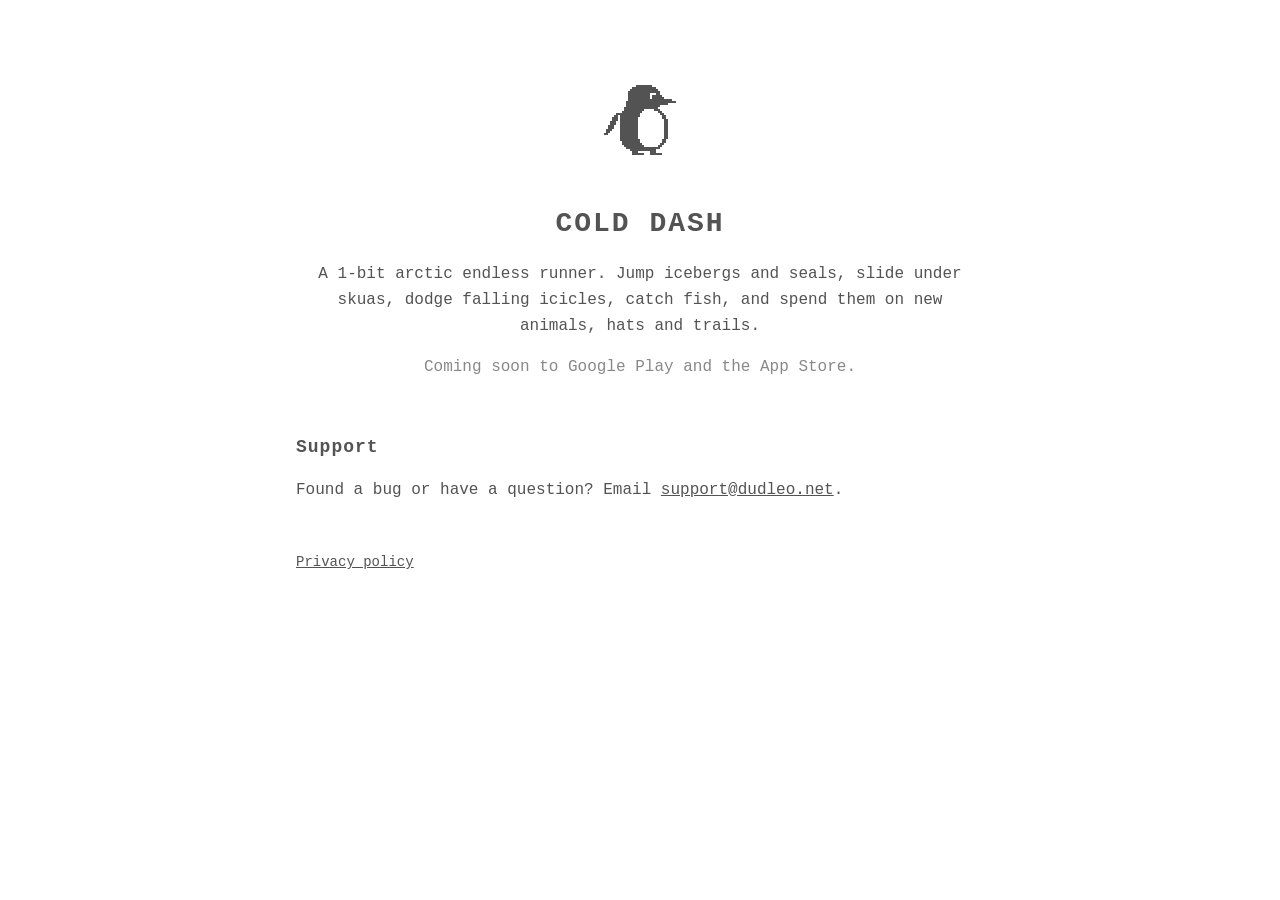
<file: index.html>
﻿<!doctype html>
<html lang="en">
<head>
<meta charset="utf-8">
<meta name="viewport" content="width=device-width, initial-scale=1">
<title>Cold Dash</title>
<meta name="description" content="Cold Dash: a 1-bit arctic endless runner. Jump icebergs, slide under skuas, catch fish and dress up your penguin.">
<link rel="icon" href="icon.png">
<link rel="stylesheet" href="style.css">
</head>
<body>
<main>
<div class="hero">
  <img src="icon.png" alt="Cold Dash penguin">
  <h1>COLD DASH</h1>
  <p>A 1-bit arctic endless runner. Jump icebergs and seals, slide under skuas, dodge falling icicles,
  catch fish, and spend them on new animals, hats and trails.</p>
  <p class="muted">Coming soon to Google Play and the App Store.</p>
</div>
<h2>Support</h2>
<p>Found a bug or have a question? Email <a href="mailto:support@dudleo.net">support@dudleo.net</a>.</p>
<footer><a href="privacy.html">Privacy policy</a></footer>
</main>
</body>
</html>
</file>
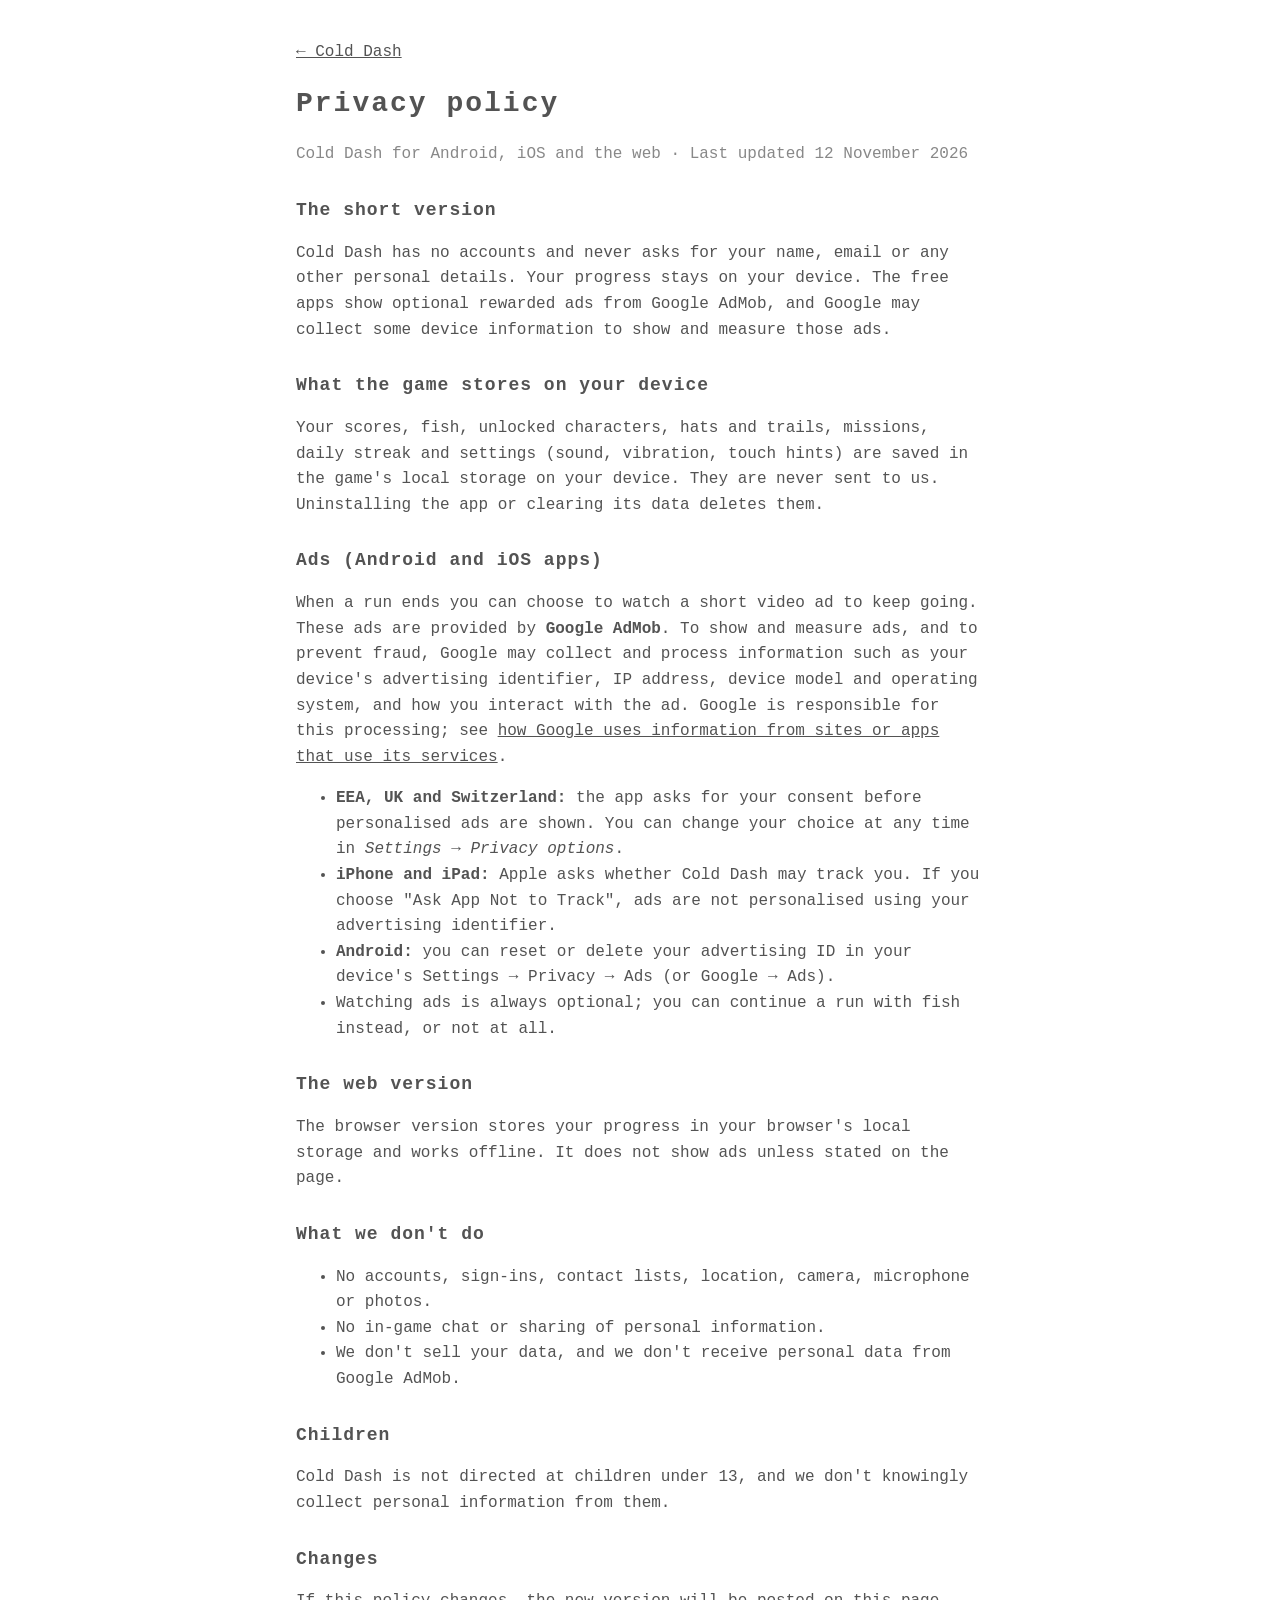
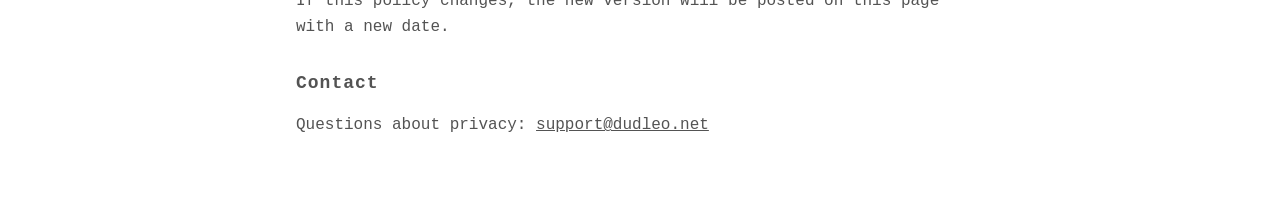
<file: privacy.html>
﻿<!doctype html>
<html lang="en">
<head>
<meta charset="utf-8">
<meta name="viewport" content="width=device-width, initial-scale=1">
<title>Cold Dash Privacy Policy</title>
<link rel="stylesheet" href="style.css">
</head>
<body>
<main>
<p><a href="./">← Cold Dash</a></p>
<h1>Privacy policy</h1>
<p class="muted">Cold Dash for Android, iOS and the web · Last updated 12 November 2026</p>

<h2>The short version</h2>
<p>Cold Dash has no accounts and never asks for your name, email or any other personal details.
Your progress stays on your device. The free apps show optional rewarded ads from Google AdMob,
and Google may collect some device information to show and measure those ads.</p>

<h2>What the game stores on your device</h2>
<p>Your scores, fish, unlocked characters, hats and trails, missions, daily streak and settings
(sound, vibration, touch hints) are saved in the game's local storage on your device. They are
never sent to us. Uninstalling the app or clearing its data deletes them.</p>

<h2>Ads (Android and iOS apps)</h2>
<p>When a run ends you can choose to watch a short video ad to keep going. These ads are provided by
<strong>Google AdMob</strong>. To show and measure ads, and to prevent fraud, Google may collect and
process information such as your device's advertising identifier, IP address, device model and
operating system, and how you interact with the ad. Google is responsible for this processing; see
<a href="https://policies.google.com/technologies/ads">how Google uses information from sites or apps that use its services</a>.</p>
<ul>
  <li><strong>EEA, UK and Switzerland:</strong> the app asks for your consent before personalised ads are
  shown. You can change your choice at any time in <em>Settings → Privacy options</em>.</li>
  <li><strong>iPhone and iPad:</strong> Apple asks whether Cold Dash may track you. If you choose
  "Ask App Not to Track", ads are not personalised using your advertising identifier.</li>
  <li><strong>Android:</strong> you can reset or delete your advertising ID in your device's
  Settings → Privacy → Ads (or Google → Ads).</li>
  <li>Watching ads is always optional; you can continue a run with fish instead, or not at all.</li>
</ul>

<h2>The web version</h2>
<p>The browser version stores your progress in your browser's local storage and works offline.
It does not show ads unless stated on the page.</p>

<h2>What we don't do</h2>
<ul>
  <li>No accounts, sign-ins, contact lists, location, camera, microphone or photos.</li>
  <li>No in-game chat or sharing of personal information.</li>
  <li>We don't sell your data, and we don't receive personal data from Google AdMob.</li>
</ul>

<h2>Children</h2>
<p>Cold Dash is not directed at children under 13, and we don't knowingly collect personal
information from them.</p>

<h2>Changes</h2>
<p>If this policy changes, the new version will be posted on this page with a new date.</p>

<h2>Contact</h2>
<p>Questions about privacy: <a href="mailto:support@dudleo.net">support@dudleo.net</a></p>
</main>
</body>
</html>
</file>
<file: style.css>
:root { --ink: #535353; --bg: #ffffff; --muted: #888888; }
* { box-sizing: border-box; }
body { margin: 0; background: var(--bg); color: var(--ink); font: 16px/1.6 "Courier New", ui-monospace, monospace; }
main { max-width: 720px; margin: 0 auto; padding: 24px 16px 64px; }
h1 { font-size: 28px; letter-spacing: 2px; margin: 8px 0 4px; }
h2 { font-size: 18px; letter-spacing: 1px; margin: 28px 0 6px; }
a { color: var(--ink); }
.muted { color: var(--muted); }
.hero { text-align: center; padding: 32px 0 8px; }
.hero img { image-rendering: pixelated; width: 128px; height: 128px; }
.btn { display: inline-block; border: 2px solid var(--ink); padding: 8px 18px; margin: 6px; text-decoration: none; box-shadow: 3px 3px 0 var(--ink); }
footer { margin-top: 48px; color: var(--muted); font-size: 14px; }
</file>
